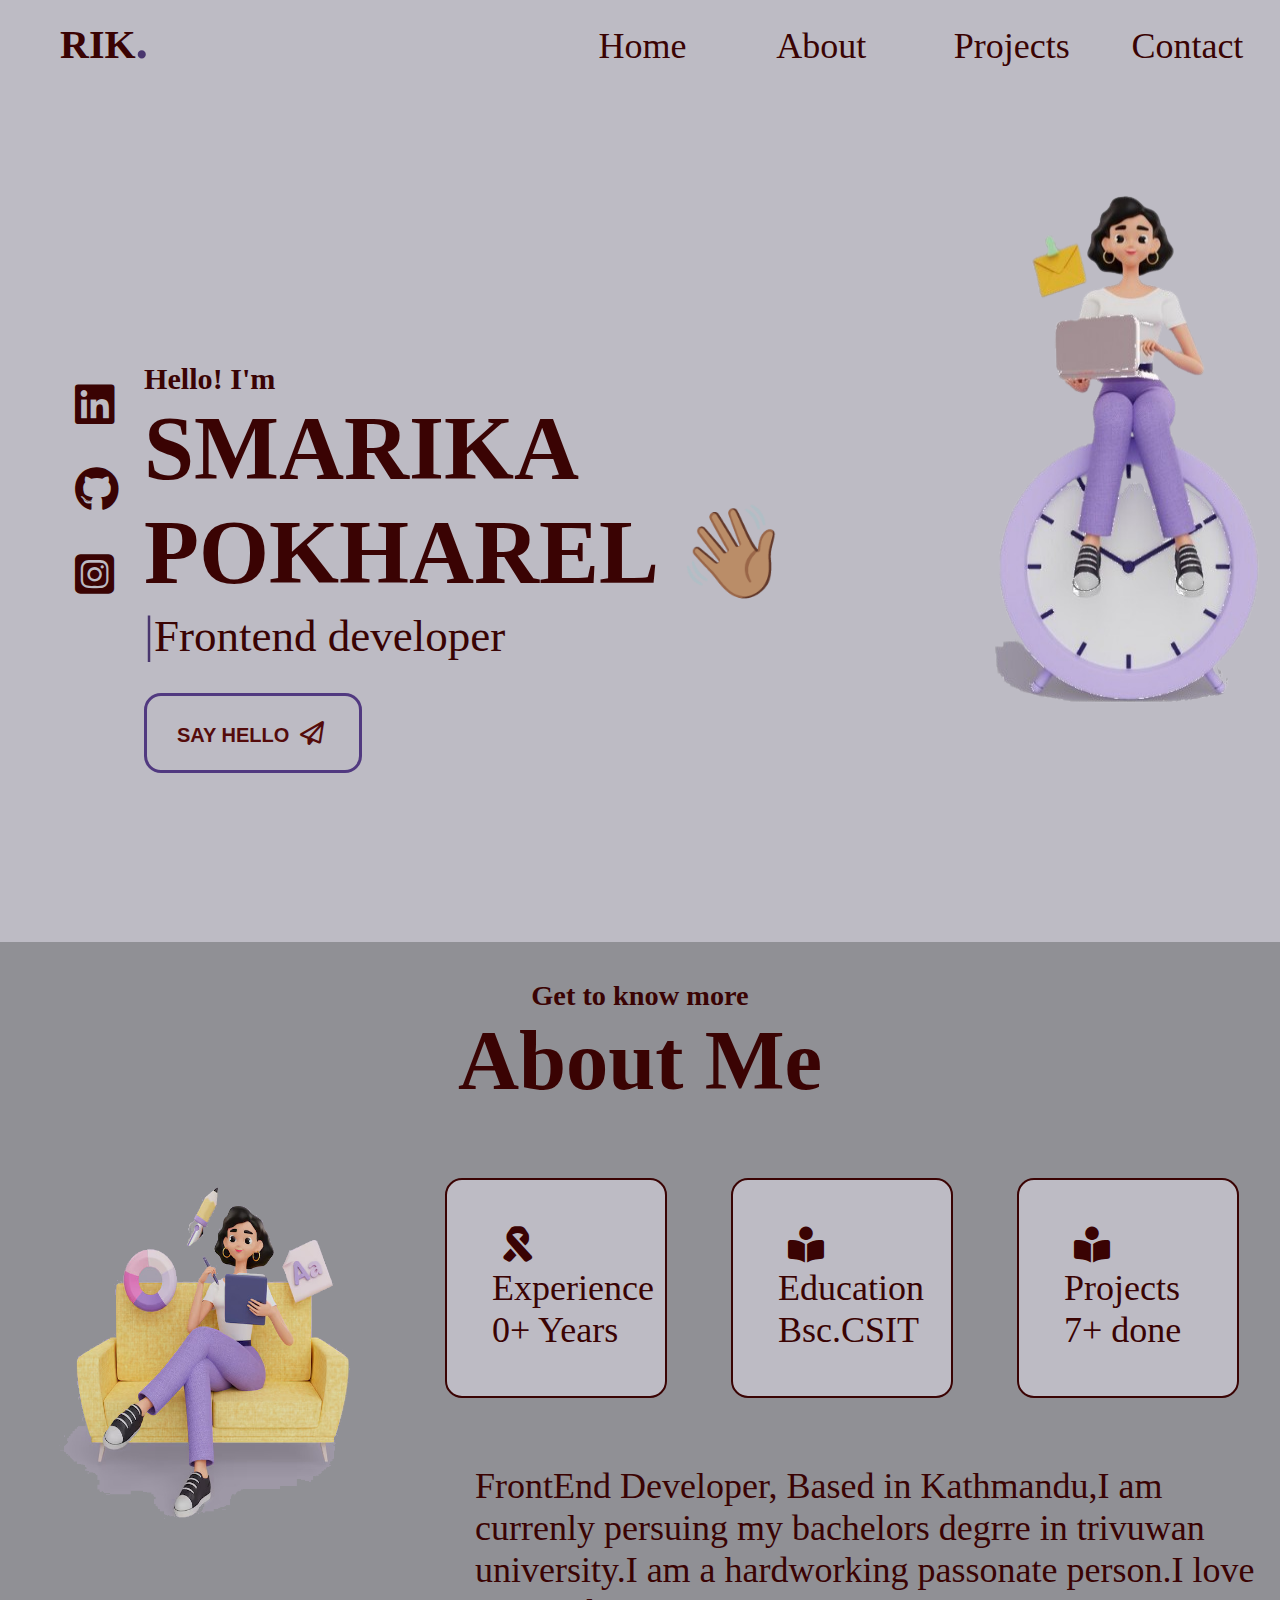
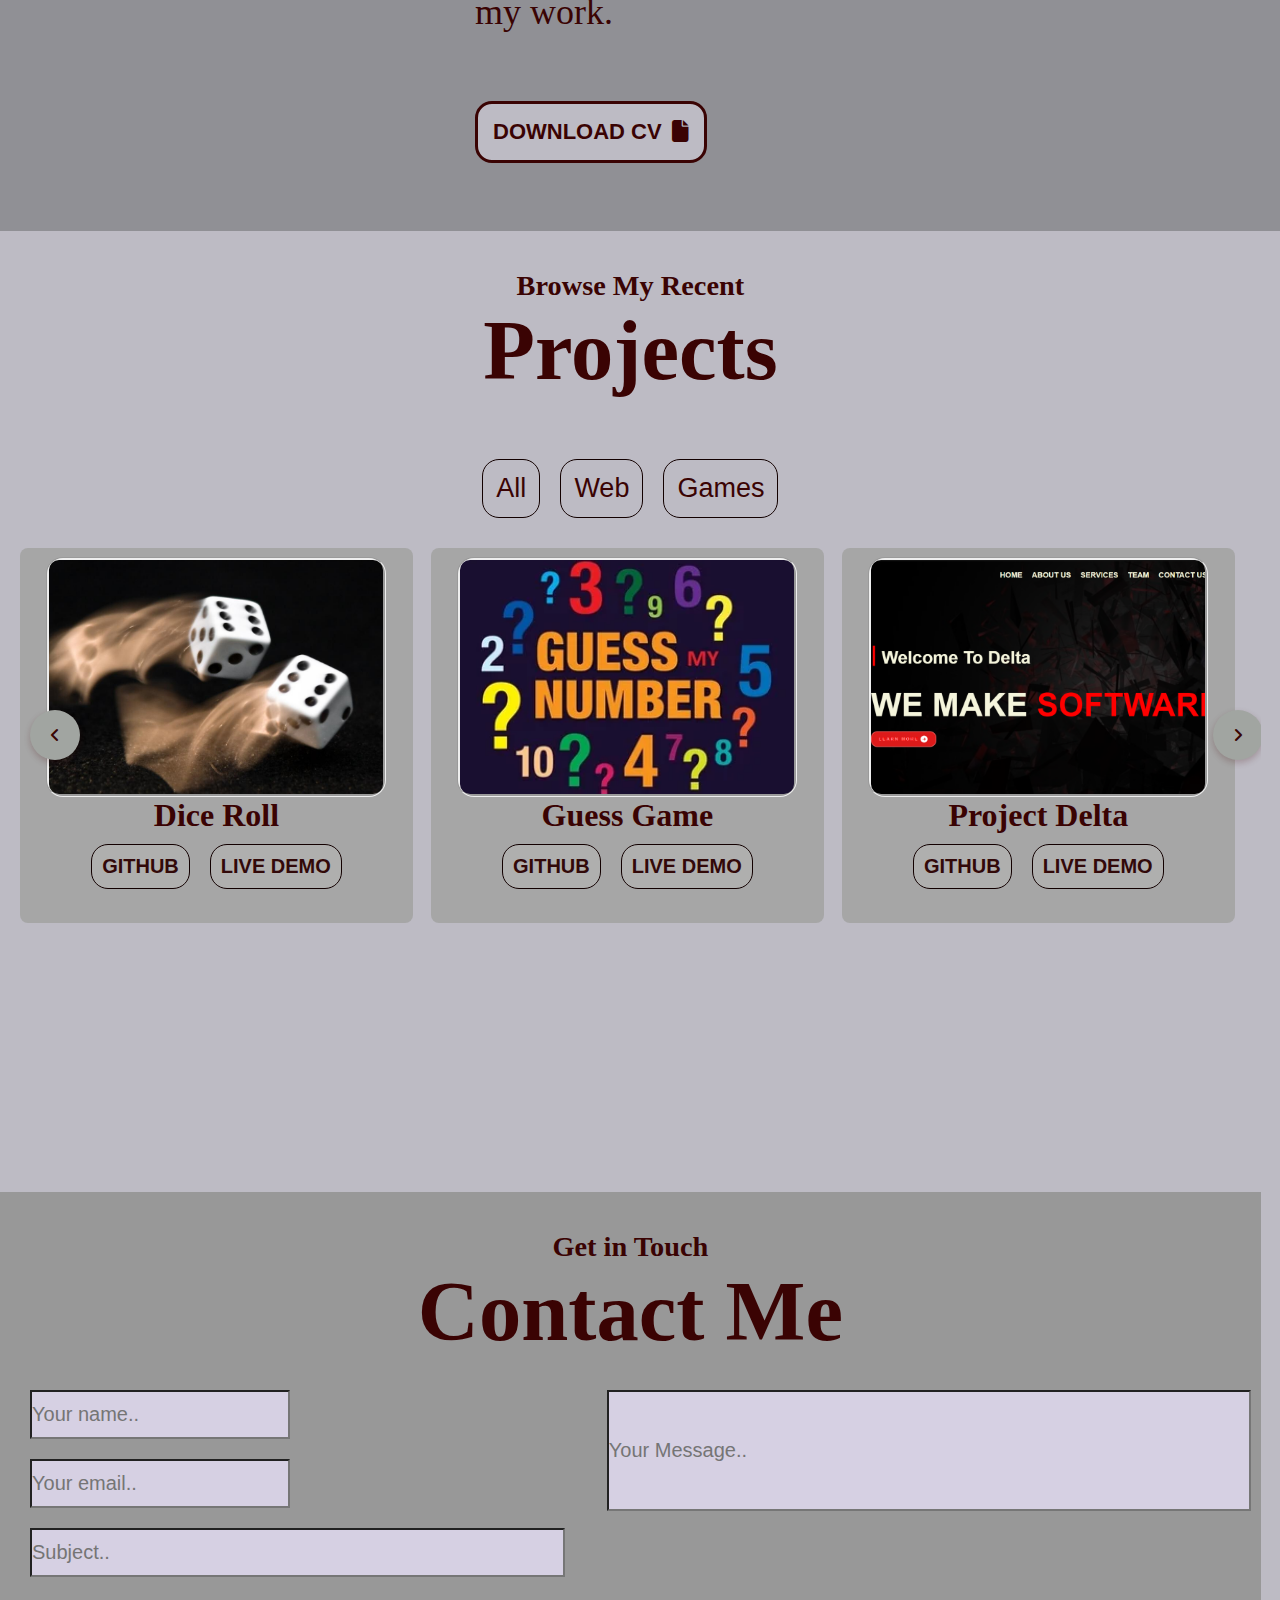
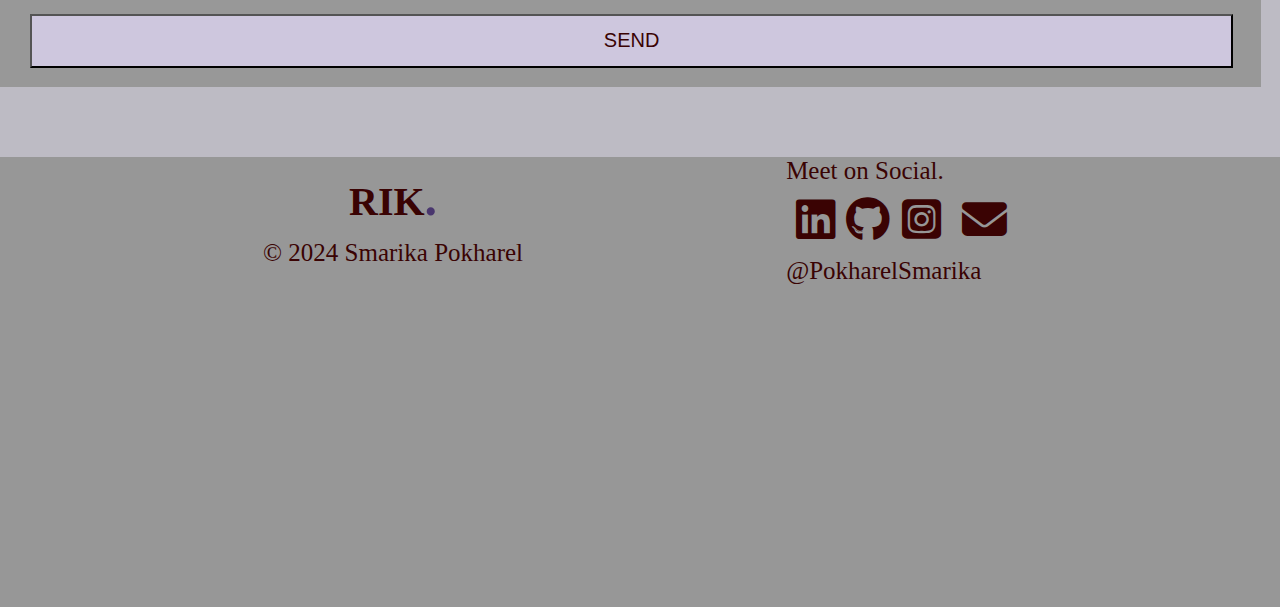
<file: index.html>
<!DOCTYPE html>
<html lang="en">
<head>
    <meta charset="UTF-8">
    <meta name="viewport" content="width=device-width, initial-scale=1.0">
    <title>SMARIKA</title>
    <link rel="stylesheet" href="style.css">
    <link rel="stylesheet" href="https://cdnjs.cloudflare.com/ajax/libs/font-awesome/6.5.2/css/all.min.css" />
    <script src="script.js"></script>
    <div class="loader"></div> 
</head>
<body>
    <!-- <div id="loader">
        <div id="box"></div>
        <div id="hill"></div>
      </div> -->
    <header>
        <nav>
            <div class="logo">RIK<span>.</span></div>
            <div class="bar"><i class="fa-solid fa-bars"></i></div>
            <ul>
                <li><a href="#home" class="nav-link">Home</a></li> 
                <li><a href="#about" class="nav-link">About</a></li>
                <li><a href="#projects" class="nav-link">Projects</a></li>
                <li><a href="#contact" class="nav-link">Contact</a></li>
                
                
                
            </ul>
            
        </nav>
        
    </header>
    <main>
        <section id="home" class="home">
            <div class="image-hidden"> <img  src="images/icon24.png"></div>
            
            <div class="no-imgheader">
                <div class="icons">
                    <a href="https://www.linkedin.com/in/smarika-pokharel-3787572a7/" target=”_blank”><i class="fa-brands fa-linkedin"></i></a>
                    <a href="https://github.com/exeRik" target=”_blank”><i class="fa-brands fa-github"></i></a>
                    <a href="https://www.instagram.com/not_smarika/" target=”_blank”><i class="fa-brands fa-square-instagram"></i></a>
                </div>
                
                <div class="home_content">
                    <h6>Hello! I'm </h6>
                    <h1>SMARIKA POKHAREL 👋🏽</h1>
                    <p><span>|</span>Frontend developer</p>
                    <!-- <button class="btn">Say Hello</button> -->
                    <button class="btn">
                        Say Hello  
                        <i class="fa-regular fa-paper-plane"></i>
                      </button>
                </div>
                <img class="image" src="images/icon24.png">
            </div>

        </section>


        <section class="About" id="about">
            <div class="abouthead">
                <h6>Get to know more</h6>
                <h1>About Me</h1>
            </div>
            <div class="aboutContent">
                <img src="images/about.image.png">
                <div class="aboutnoimage">
                    <div class="box">
                        <div class="box0">
                            <i class="fa-solid fa-ribbon"></i>
                            <p>Experience</p>
                            <p>0+ Years</p>
                        </div>
                        <div class="box0">
                            <i class="fa-solid fa-book-open-reader"></i>
                            <p>Education</p>
                            <p>Bsc.CSIT</p>
                        </div> 
                        <div class="box0">
                            <i class="fa-solid fa-book-open-reader"></i>
                            <p>Projects</p>
                            <p>7+ done </p>
                        </div>
                    </div> 
                    <div class="aboutpara">
                     FrontEnd Developer, Based in Kathmandu,I am currenly persuing my bachelors degrre in trivuwan university.I am a hardworking passonate person.I love my work.
                    </div>
                    <button class="btn" id="btnresume">Download CV<i class="fa-solid fa-file"></i>
                    </button>
                </div>
               
                
            </div>
            
        </section>



        <section class="portfolio" id="projects">
            <div class="abouthead">
                <h6>Browse My Recent</h6>
                <h1>Projects</h1>
            </div>
            <div class="porttitle">
                <button class="all">All</button>
                <button class="web">Web</button>
                <button class="games">Games</button>
            </div>
            
            <div class="projects">

                <div class="wrapper"> 
                    
                    <ul class="carousel carousel1 carousel--active" > 
                        <li class="card">
                            <div class="container">
                                <img src="images/diceroll.png" alt="Your Image">
                              </div>
                             <h1>Dice Roll</h1>
                             <div class="btns">
                                <button class="btn" ><a href="https://github.com/exeRik/DiceRoll" target="_blank">GitHub</a></button>
                                <button class="btn" ><a href="https://github.com/exeRik/DiceRoll" target="_blank">Live Demo</a></button>
                             </div>
                             
                             
                        </li> 
                        <li class="card">
                            <div class="container">
                                <img src="images/guess the number.webp" alt="Your Image">
                              </div>
                             <h1>Guess Game</h1>
                             <div class="btns">
                                <button class="btn" ><a href="https://github.com/exeRik/GuessTheNumber" target="_blank">GitHub</a></button>
                                <button class="btn" ><a href="https://github.com/exeRik/GuessTheNumber" target="_blank">Live Demo</a></button>
                             </div>
                             
                             
                        </li>  
                        <li class="card">
                            <div class="container">
                                <img src="images/projectdelta.png" alt="Your Image">
                              </div>
                             <h1>Project Delta</h1>
                             <div class="btns">
                                <button class="btn" ><a href="https://github.com/exeRik/ProjectDelta" target="_blank">GitHub</a></button>
                                <button class="btn" ><a href="https://github.com/exeRik/ProjectDelta" target="_blank">Live Demo</a></button>
                             </div>
                             
                             
                        </li>  
                        <li class="card">
                            <div class="container">
                                <img src="images/musicplayer.png" alt="Your Image">
                              </div>
                             <h1>Web Music Player </h1>
                             <div class="btns">
                                <button class="btn" ><a href="https://github.com/exeRik/Music-Player" target="_blank">GitHub</a></button>
                                <button class="btn" ><a href="https://github.com/exeRik/Music-Player" target="_blank">Live Demo</a></button>
                             </div>
                             
                             
                        </li> 
                        <li class="card">
                            <div class="container">
                                <img src="images/Tic_tac_toe.svg.png" alt="Your Image">
                              </div>
                             <h1>Tic-Tac-Toe</h1>
                             <div class="btns">
                                <button class="btn" ><a href="https://github.com/exeRik/AaluCross-Game" target="_blank">GitHub</a></button>
                                <button class="btn" ><a href="https://github.com/exeRik/AaluCross-Game" target="_blank">Live Demo</a></button>
                             </div>
                             
                             
                        </li> 
                        <li class="card">
                            <div class="container">
                                <img src="images/dummyicon1.png" alt="Your Image">
                              </div>
                             <h1>Upcoming...</h1>
                             <div class="btns">
                                <button class="btn" ><a href="https://github.com/exeRik/ProjectDelta" target="_blank">GitHub</a></button>
                                <button class="btn" ><a href="https://github.com/exeRik/ProjectDelta" target="_blank">Live Demo</a></button>
                             </div>
                
                        </li>
                        <!-- <li class="card"> 
                            <h4>4</h4>
                        </li>  --> 
                        <!-- <li class="card"> 
                            <h4>5</h4>
                        </li> 
                        <li class="card"> 
                            <h4>6</h4>
                        </li>  -->

                        <i id="left" class="fa-solid fas fa-angle-left"></i> 
                        <i id="right" class="fa-solid fas fa-angle-right"></i> 
                    </ul> 

                    
                    <ul class="carousel carousel2" > 
                        <li class="card">
                            <div class="container">
                                <img src="images/projectdelta.png" alt="Your Image">
                              </div>
                             <h1>Project Delta</h1>
                             <div class="btns">
                                <button class="btn" ><a href="https://github.com/exeRik/ProjectDelta" target="_blank">GitHub</a></button>
                                <button class="btn" ><a href="https://github.com/exeRik/ProjectDelta" target="_blank">Live Demo</a></button>
                             </div>
                             
                             
                        </li>  
                        <li class="card">
                            <div class="container">
                                <img src="images/musicplayer.png" alt="Your Image">
                              </div>
                             <h1> Web Music Player</h1>
                             <div class="btns">
                                <button class="btn" ><a href="https://github.com/exeRik/Music-Player" target="_blank">GitHub</a></button>
                                <button class="btn" ><a href="https://github.com/exeRik/Music-Player" target="_blank">Live Demo</a></button>
                             </div>
                             
                             
                        </li> 
                         <li class="card">
                            <div class="container">
                                <img src="images/dummyicon1.png" alt="Your Image">
                              </div>
                             <h1></h1> UPCOMING..</h1>
                             <div class="btns">
                                <button class="btn" ><a href="https://github.com/exeRik/ProjectDelta" target="_blank">GitHub</a></button>
                                <button class="btn" ><a href="https://github.com/exeRik/ProjectDelta" target="_blank">Live Demo</a></button>
                             </div>
                             
                             
                        </li> 
                        <li class="card"> 
                            <h4>4</h4>
                        </li> 
                        <!-- <li class="card"> 
                            <h4>5</h4>
                        </li> 
                        <li class="card"> 
                            <h4>6</h4>
                        </li>  -->

                        <i id="left" class="fa-solid fas fa-angle-left"></i> 
                        <i id="right" class="fa-solid fas fa-angle-right"></i> 
                    </ul> 
                    
                    <ul class="carousel carousel3">
                        <li class="card">
                            <div class="container">
                                <img src="images/guess the number.webp" alt="Your Image">
                              </div>
                             <h1>Guess Game</h1>
                             <div class="btns">
                                <button class="btn" ><a href="https://github.com/exeRik/GuessTheNumber" target="_blank">GitHub</a></button>
                                <button class="btn" ><a href="https://github.com/exeRik/GuessTheNumber" target="_blank">Live Demo</a></button>
                             </div>
                             
                             
                        </li> 
                        <li class="card">
                            <div class="container">
                                <img src="images/diceroll.png" alt="Your Image">
                              </div>
                             <h1>Dice Roll</h1>
                             <div class="btns">
                                <button class="btn" ><a href="https://github.com/exeRik/DiceRoll" target="_blank">GitHub</a></button>
                                <button class="btn" ><a href="https://github.com/exeRik/DiceRoll" target="_blank">Live Demo</a></button>
                             </div>
                             
                             
                        </li>  
                        <li class="card">
                            <div class="container">
                                <img src="images/Tic_tac_toe.svg.png" alt="Your Image">
                              </div>
                             <h1>Tic-Tac-Toe</h1>
                             <div class="btns">
                                <button class="btn" ><a href="https://github.com/exeRik/AaluCross-Game" target="_blank">GitHub</a></button>
                                <button class="btn" ><a href="https://github.com/exeRik/AaluCross-Game" target="_blank">Live Demo</a></button>
                             </div>
                             
                             
                        </li> 
                        <li class="card">
                            <div class="container">
                                <img src="images/dummyicon1.png" alt="Your Image">
                              </div>
                             </h1> UPCOMING..</h1>
                             <div class="btns">
                                <button class="btn" ><a href="https://github.com/exeRik/ProjectDelta" target="_blank">GitHub</a></button>
                                <button class="btn" ><a href="https://github.com/exeRik/ProjectDelta" target="_blank">Live Demo</a></button>
                             </div>
                             
                             
                        </li> 
                        <li class="card"> 
                            <h4>4</h4>
                        </li> 
                        <!-- <li class="card"> 
                            <h4>5</h4>
                        </li> 
                        <li class="card"> 
                            <h4>6</h4>
                        </li>  -->

                        <i id="left" class="fa-solid fas fa-angle-left"></i> 
                        <i id="right" class="fa-solid fas fa-angle-right"></i> 
                    </ul> 
                </div>
                
            </div>
        </section>


        <section id="contact" class="contact">
            <div class="abouthead">
                <h6>Get in Touch</h6>
                <h1>Contact Me</h1>
            </div>
            <div class="contactform">
                <div class="side1">
                     <div class="name-email">
                        <input type="text" name="fname" placeholder="Your name.."> 
                        <input type="email" name="email" placeholder="Your email.."> <br>
                     </div>
                   
                    <input type="text" name="sub" placeholder="Subject.." id="sub"> <br>
                </div>
                <div class="side2">
                    <input type="text" name="msg" placeholder="Your Message.." > 
                </div>
            
                
            </div>
                <button class="btncontact">SEND</button> 
        </section>
    </main>
    
</body>
<footer>
    <div class="part1">
        <div class="logo">RIK<span>.</span></div>
        © 2024 Smarika Pokharel<br><br>
    </div>
    <div class="part2">
        Meet on Social.
        <div class="icons1">
            <a href="https://www.linkedin.com/in/smarika-pokharel-3787572a7/" target=”_blank”><i class="fa-brands fa-linkedin"></i></a>
            <a href="https://github.com/exeRik" target=”_blank”><i class="fa-brands fa-github"></i></a>
            <a href="https://www.instagram.com/not_smarika/" target=”_blank”><i class="fa-brands fa-square-instagram"></i></a>
            <a href="https://mail.google.com/mail/u/0/#inbox" target=”_blank”><i class="fa-solid fa-envelope"></i></a>
        </div>
        @PokharelSmarika
    </div>
    


</footer>
</html>
</file>
<file: style.css>
*{
  padding: 0px;
  margin: 0px;
  color: #3a0303;
  overflow: none;
  
}
body{
  background-color: #bdbbc4;

  /* max-width: 900px; */
}
nav{
display: flex;
justify-content: space-between;
flex-wrap: wrap;
/* position: fixed; */

}
.logo{
  display: block;
  font-weight: 900;
  font-size: 40px;
  text-align: center;
  padding: 12px 60px;
  text-decoration: none;
}
span{
  font-size: 50px;
  color: #49366e;
  
}
nav ul li a{
  font-size: 4vh;
  padding:  10px 15px;
  text-decoration: none;

} 
nav ul li{
  width: 12vw;
  padding: 25px 10px; 
  list-style: none;
  display: inline-block;
}
nav ul {
  float: right;
  margin-left: 70px;

}
.nav-link {
position: relative;
text-decoration: none;
color: #3a0303;
transition: color 0.2s ease-in; /* add transition for smooth color change */
}

.nav-link::after {
content: "";
height: 4.3px;
width: 0;
background-color:#49366e;/* purple color */
position: absolute;
bottom: -1px;
left: 0;
transition: width 0.2s ease-in; /* add transition for smooth width change */

}

.nav-link:hover {
/* font-weight: bolder; */
  font-weight: 550;
  transition-duration: 0.3;
  
}

.nav-link:hover::after {
width: 100%;
transition-duration: 0.2; /* expand the purple line to 100% width on hover */
}

.bar .fa-bars{
display: none;
}

.image-hidden{
  padding: 30px;
  height: 500px;
  width: 300px;
  display: flex;
  align-items: center;
  margin-left: 300px;
  display: none;
}

.home{
  height: 850px;
  display: flex;
  flex-direction: column;
  justify-content: space-evenly;
}
.no-imgheader{
  height: 850px;
  display: flex;
  justify-content: space-evenly;
}
.home .home_content{
  font-size: 5vh;
  padding: 270px 0 0 0;
}
.icons{
 display: flex;
 flex-direction: column;
 flex-wrap: wrap;
 font-size: 5vh;
 padding: 270px 0 0 0;

  
}
.icons .fa-brands{
  padding: 20px 25px;
  margin-left: 50px;
}
.icons .fa-brands:hover{
  opacity: 0.8;
  transition: 0.1s;

}
.fa-paper-plane{
  font-size: 24px;
  padding: 5px;
  color: #540b0b;
}
.image{
  width: 25vw;
  height: 40vw;
  padding: 100px 0 20px 0;
}
.btn {
  color: #540b0b;
  text-transform: uppercase;
  text-decoration: none;
  border: 3px solid #513980;
  border-radius: 17px;
  margin-top: 30px;
  padding: 20px 30px;
  font-size: 20px;
  font-weight: bold;
  background: transparent;
  position: relative;
  transition: all 1s;
  overflow: hidden;
}

.btn:hover {
  color: #e1e1e1; /* Change text color on hover */
}

.fa-paper-plane {
  color: #540b0b; /* Initial color of the paper plane icon */
  transition: color 1s; /* Smooth transition for color change */
}

.btn:hover .fa-paper-plane {
  color: #e1e1e1; /* Change paper plane icon color to white on hover */
}

.btn::before {
  content: '';
  position: absolute;
  height: 100%;
  width: 0%;
  top: 0;
  left: -40px;
  transform: skewX(45deg);
  background-color: #49366e;
  z-index: -1;
  transition: all 1s;
}

.btn:hover::before {
  width: 160%;
}



/* .loader {
  width: 40px;
  height: 60px;
  position: relative;
}
.loader::before,
.loader::after {
  content: "";
  position: absolute;
  inset: 0;
  background: #514b82;
  clip-path: polygon(0 0,100% 0, 100% 67%,50% 67%,50% 34%,0 34%);
  animation: sp7 2s infinite;
}
.loader::after {
  --s:-1,-1;
}
@keyframes sp7 {
    0%,
    10%  {transform:scale(var(--s,1)) translate(0,0)        rotate(0deg)}
    33%  {transform:scale(var(--s,1)) translate(0,-20px)    rotate(0deg)}
    66%  {transform:scale(var(--s,1)) translate(10px,-20px) rotate(-90deg)}
    90%,
    100% {transform:scale(var(--s,1)) translate(10px,-10px) rotate(-90deg)}
} */

/* #loader {
  position: absolute;
  top: 50%;
  left: 50%;
  margin-top: -2.7em;
  margin-left: -2.7em;
  width: 5.4em;
  height: 5.4em;
  background-color: #404456;
}

#hill {
  position: absolute;
  width: 7.1em;
  height: 7.1em;
  top: 1.7em;
  left: 1.7em;
  background-color: transparent;
  border-left: .25em solid whitesmoke;
  transform: rotate(45deg);
}

#hill:after {
  content: '';
  position: absolute;
  width: 7.1em;
  height: 7.1em;
  left: 0;
  background-color: #404456;
}

#box {
  position: absolute;
  left: 0;
  bottom: -.1em;
  width: 1em;
  height: 1em;
  background-color: transparent;
  border: .25em solid whitesmoke;
  border-radius: 15%;
  transform: translate(0, -1em) rotate(-45deg);
  animation: push 2.5s cubic-bezier(.79, 0, .47, .97) infinite;
} */

/* @keyframes push {
  0% {
    transform: translate(0, -1em) rotate(-45deg);
  }
  5% {
    transform: translate(0, -1em) rotate(-50deg);
  }
  20% {
    transform: translate(1em, -2em) rotate(47deg);
  }
  25% {
    transform: translate(1em, -2em) rotate(45deg);
  }
  30% {
    transform: translate(1em, -2em) rotate(40deg);
  }
  45% {
    transform: translate(2em, -3em) rotate(137deg);
  }
  50% {
    transform: translate(2em, -3em) rotate(135deg);
  }
  55% {
    transform: translate(2em, -3em) rotate(130deg);
  }
  70% {
    transform: translate(3em, -4em) rotate(217deg);
  }
  75% {
    transform: translate(3em, -4em) rotate(220deg);
  }
  100% {
    transform: translate(0, -1em) rotate(-225deg);
  }
} */
 .About{
  background-color: #909095;
 }
 .abouthead{
  font-size: 4.7vh;
  text-align: center;
  padding-top: 3vw;
  
 }
 .aboutContent{
 
  padding: 1px;
  display: flex;
  /* background-color: antiquewhite; */
  justify-content: space-evenly;
  /* height: 85vh;
  max-width: 100%; */
  /* overflow-x: hidden; */
 }
 .aboutContent img{
  padding: 0px 30px;
  height: 50vh;
  width: 30vw;
  /* background-color: #3a0303; */
 }
 .aboutnoimage{
  /* background-color: #c38686; */
  font-size: 4vh;
  display: flex;
  flex-direction: column;
  align-items: center;
  justify-content: center;
  justify-content: space-evenly;
  height: 80vh;
 }
 .aboutpara{
  margin: 0px 30px;
 }
 .box{
  display: flex;
  justify-content: space-evenly;

 }
 .box0{
  width: 10vw;
  align-self: center;
  border-radius: 17px;
  border-style: solid;
  border-width: 2.5px;
  padding: 45px;
  background-color: #bdbbc4;
  margin: 0px 5vw 0px 0px;
 }
 .box0:hover{
  box-shadow: 0px 0px 20px 1px #3a0303 ;
  border: 1px solid rgba(255, 255, 255, 0.454);
 }

 .fa-solid{
  margin-left: 10px;
  display: flex;
  align-self: center;
 }

 
 #btnresume {
  font-size: 22px;
  color: #3a0303;
  padding: 15px;
  align-self: flex-start;
  margin: 0px 30px;
  border-radius: 17px;
  background-color:  #bdbbc4;
  border: 3px solid #3a0303;
  transition: all 0.5s ease;
}

#btnresume:hover {
  background-color: #470e0e; /* Change background color on hover */
  color: aliceblue; /* Change text color on hover */

}

#btnresume:hover .fa-file {
  color: aliceblue; /* Change icon color to white on hover */
}

.fa-file {
  color: #3a0303; /* Initial color for the icon */
  transition: color 0.5s ease; /* Smooth transition for icon color change */
}



.portfolio{
    /* background-color: #6f6aa7; */
    height: 99vh;
    width: 98.5vw;
    overflow-x: hidden;
}
.porttitle {
display: flex;
align-items: center;
justify-content: center;
margin-top: 50px;
}
.porttitle button{
font-size: 27px;
padding: 13px;
margin: 10px;
border:1px solid #120000;
border-radius: 17px;
background-color: transparent;

}

.porttitle button:hover{
  background-color: #3a0303;
  border-radius: 17px;
  color: aliceblue;
  transition: 0.01s;
}

.projects{
/* background-color: #845ed6; */
padding: 20px;
display: flex;
justify-content: space-evenly;
align-items: center;

}
.project1{
border-style: solid;
height: 40vh;
width: 20vw;
}
/* .imgcard{
border-style: groove;
border-radius: 17px;
height: 60%;
width: 85%;
}
.imgproject{
size: 10px;
border-image: fill;
} */
.container {
border-style: groove;
border-radius: 17px;
height: 65%;
width: 85%; 
}

.card img {
width: 100%;
height: 100%;
object-fit: cover;
border-radius: 10px 10px;
}
.card .btns{
display: flex;
}

.card .btn {
margin: 10px;
padding: 10px;
border: 1px solid #120000;
background-color: rgb(175, 175, 174);  /* Initial background color */
color: #320909; /* Initial text color */
}

.card .btn a {
text-decoration: none;
color: inherit; /* Inherit the button's text color */
}

.card .btn:hover {
background-color:#3a0303; /* Change background color on hover */
color: #e1e1e1; /* Change text color on hover */
}

.card .btn a:hover {
color: inherit; /* Ensures that the link text color matches the parent button on hover */
}













.wrapper { 
max-width: 1300px;
width: 100%; 
position: relative; 

} 

.wrapper i { 
height: 50px; 
width: 50px; 
background: rgb(161, 165, 161); 
text-align: center; 
line-height: 50px; 
border-radius: 50%; 
cursor: pointer; 
position: absolute; 
top: 50%; 
font-size: 1.25 rem; 
transform: translateY(-50%); 
box-shadow: 0 3px 6px rgba(74, 18, 18, 0.23); 

} 


.wrapper i:first-child { 
left: -22px; 

} 

.wrapper i:last-child { 
right: -22px; 

} 
/* //card is for making those pop */
.card:hover {
border: 1px solid black;
transform: scale(1.0001);
overflow-y: hidden;
}

.card:active {
transform: scale(0.95) ;
}

.wrapper .carousel{
display: none;
}
.wrapper .carousel--active { 
display: grid; 
grid-auto-flow: column; 
grid-auto-columns: calc((100% / 3) - 12px); 
gap: 16px; 
overflow-x: auto; 
scroll-snap-type: x mandatory; 
scroll-behavior: smooth; 
scrollbar-width: 0; 
} 

.carousel--active::-webkit-scrollbar { 
display: none; 
} 

.carousel--active :where(.card, .img) { 
display: flex; 
align-items: center; 
justify-content: center; 
} 

.carousel-.carousel--active { 
scroll-snap-type: none; 
scroll-behavior: auto; 
} 

.carousel-.carousel--active.no-transition { 
scroll-behavior: auto; 
} 

.carousel--active.dragging .card { 
cursor: grab; 
user-select: none; 
} 

.carousel--active .card { 
scroll-snap-align: start; 
height: 360px; 
list-style: none; 
background: #a6a6a6; 
border-radius: 8px; 
display: flex; 
cursor: pointer; 
width: 99.5%; 
padding-bottom: 15px; 
align-items: center; 
justify-content: center; 
flex-direction: column; 
}

@media screen and (max-width: 900px) { 
.wrapper .carousel--active { 
    grid-auto-columns: calc((100% / 2) - 9px); 

} 
} 

@media screen and (max-width: 600px) { 
.wrapper .carousel--active { 
    grid-auto-columns: 100%; 

} 
}




.contact{
height: 55vh;
width: 98.5vw;
margin: 70px 0px;
/* overflow-x: hidden; */
background-color: #989898;
}
.contactform{
display: flex;
flex-direction: row;
}
.side1{
margin: 20px; 
}
.side1 input{
width: 20vw;
height: 5vh;
margin: 10px;
font-size: 20px;
background-color: #d6d0e3;
}
.side1  #sub{
width: 41.5vw;
}
.btncontact{
align-self: center;
width: 94vw;
height: 6vh;
margin-left: 30px;
margin-top: 7px;
margin-bottom: 100px;
font-size: 20px;
background-color: #cec7de;
}
.btncontact:hover{
box-shadow: 0px 0px 20px 12px rgba(56, 14, 14, 0.23) ;
}
.side2 input{
font-size: 20px;
width: 50vw;
height: 13vh;
margin: 30px 10px 0px 10px;
background-color: #d6d0e3;
}

footer{
height: 50vh;
font-size: 25px;
display: flex;
justify-content: space-evenly;
flex-direction: row;
background-color:#979797;
}
footer .icons1{
font-weight: 500;
padding: 10px;
font-size: 45px;
}
/* footer .icons1:hover{

} */

@keyframes appear {
from{
opacity:0;
clip-path: inset(100% 100% 0 0);
}
to{
opacity: 1;
clip-path:inset(0 0 0 0);
}
} 
/* .abouthead,.aboutContent, .box, .porttitle,  .projects{
animation: appear linear;
animation-timeline: view();
animation-range: entry 0% cover 40%;
}  */

/* @media only screen and (max-width: 3212px) {
  nav ul li a {
    font-size: 8vh;
    padding: 5px 10px;
    text-decoration: none;
  } 
   .home{
    height: 80vh;
    padding-bottom: 10vh;
   }
   .home .home_content{
    font-size: 5vh;
   }
  .home .icons{
    margin-top: 60px;
    display: flex;
    flex-direction: column;
    font-size: 7vh;
    padding:  10vh;
    align-self: center;
   }

   .home img{
    width: 25vw;

  }
}
@media only screen and (max-width: 1789px) {

  nav ul li a {
    font-size: 30px;
    padding: 5px 5px;
    text-decoration: none;
  } 
  .home{
    margin-bottom: 8vw;
  }
   .home .home_content{
    padding-top: 210px;
    font-size: 5vh;
   }
  .home .icons{
    font-size: 6vh;

   }
}

  

@media only screen and (max-width: 1089px) {
  nav ul li a {
    font-size: 25px;
    padding: 5px 10px;
    text-decoration: none;
  } 

  .home{
    margin-bottom: 10vw;
  }
   .home img{
    padding: 20vw 0 0 20vh;
    width: 35vw;
    height: 35vh;
    min-width: fit-content;

  }
  .box{
    display: flex;
    flex-wrap: wrap;

  }

}
@media only screen and (max-width: 845px) {
  .nav{
    display: flex;
    justify-content: space-between;
  }
  .bar .fa-bars{
    display: block;
    float: right;
    font-size: 30px;
    padding: 10px ;
    margin-left: 40px;
  }
.nav-link{
  display: none;
  padding: 0;
  margin: 0;
}
nav ul li a{
  font-size: 0;
  padding:  10px 15px;
  text-decoration: none;

} 
nav ul li{
  width: 0;
  padding: 0; 
  list-style: none;
  display: none;
}
nav ul {
  float: none;
  margin-left: 0;

}
nav .bar .fa-bars{
  font-size: 10vw;
}
 .home .home_content{
  padding-top: 210px;
  font-size: 6vh;
 }
 .home img{
  margin-top: 100px;
  width: 40vw;
  height: 50vw;
  /* display: none; */
  
  /* }
}

 
 



@media only screen and (max-width: 590px) 
{
  .portfolio{
    display: flex;
    flex-direction: column;
    align-items: center;
  }
   /* .card{
    max-width: 80vw;
   } */
/* } */


/* 
@media(max-width: 360px){

  .bar .fa-bars{
    display: block;
    float: right;
    font-size: 30px;
    padding: 10px ;
    margin-left: 40px;
  }
  .nav-link{
    display: none;
    padding: 0;
    margin: 0;
  }
  nav ul li a{
    font-size: 0;
    padding:  10px 15px;
    text-decoration: none;
  
  } 
  nav ul li{
    width: 0;
    padding: 0; 
    list-style: none;
    display: none;
  }
  nav ul {
    float: none;
    margin-left: 0;
  
  }
  .home .home_content{
    padding-top: 210px;
    font-size: 5vh;
   }
   .home .home_content p{
    font-size: 4vh;
   }
   .home .icons{
    padding: 3vh 3vh ;
    font-size: 7vh;
    align-self: center;
   } */
  /* .home img{
    padding: 650px 0 10px 10px;
     width: 90vw;
     height: 50vh;
     align-self: center;
} */
 /* .home img{
  display: none;
 }

}  */

/* @media only screen and (max-width: 1305px) {

} */

@media(max-width: 450px){
  nav{
    min-width: 1100px;
  }
  .home{
    min-width: 1100px;
    height: 1400px;
  }
 .About{
  min-width: 1100px;
  height: 1100px;
 }
 .portfolio{
  min-width: 1100px;
  height: 1100px;
 }
 .contact{
  min-width: 1100px;
  height: 690px;
 }
 footer{
  min-width: 1100px;
  height: 210px;
 }
  nav ul{
    display: none;
  }
  .logo{
    margin: 25px;
    font-size: 10vh;
  }
  nav .bar{
    margin: 25px;
    
  }
  nav .bar .fa-bars{
    display: inline;
    align-items: flex-end;
    font-size: 12vh;
    
  }
  .image-hidden{
    display: block;
    margin: auto;
  }
  .home .image{
    display: none;
  }
  .icons{
  font-size: 10vh;
  padding: 100px 50px 0 0;
  }
  .no-imgheader{
    padding: 0px;
  }
  .home .home_content{
    font-size: 8.2vh;
    padding: 100px 0 0 0;
  }
  .abouthead{
    padding: 40px;
    font-size: 7vh; 
   }
   .aboutContent img{
    padding: 0;
    display: none;
   }
   .aboutnoimage{
    /* background-color: #c38686; */
    font-size: 4vh;
    display: flex;
    flex-direction: column;
    align-items: center;
    justify-content: center;
    justify-content: space-evenly;
    height: 80vh;
   }
   .aboutpara{
    margin: 0px 70px;
   }
   .box{
    margin:  0 30px;
   }

   .box0{
    width: 40vw;
    align-self: center;
    border-radius: 17px;
    border-style: solid;
    border-width: 2.5px;
    padding: 45px;
    background-color: rgb(175, 175, 174);
    margin: 0px 5vw 0px 0px;
   }
  
   .fa-solid{
    margin-left: 10px;
    display: flex;
    align-self: center;
    justify-content: center;
   }
   .aboutpara{
    font-size: 4vh;
   }
   #btnresume {
    font-size: 26px;
    color: #3a0303;
    padding: 18px;
    align-self:center;
 
  }
  .porttitle button{
    font-size: 30px;
    padding: 28px;
    font-size: 5vh;
    
    }
    .wrapper{
      padding: 30px;
      width: 670px;
    }
    .contactform{
      display: inline-block;

      }
      .side1, .side2{
        display: inline-block;
        display: block;
        margin: auto;
      }
      .side1  #sub, .side2 input , .btncontact,.side1 input{
        width: 150vw;
        height: 7vh;
        margin: 10px 0px 0 190px;
      }
      footer{
        padding-top: 40px;
        
      }
      
      footer .part1 .logo{
         font-size: 6.7vh;
     }



  


}
</file>
